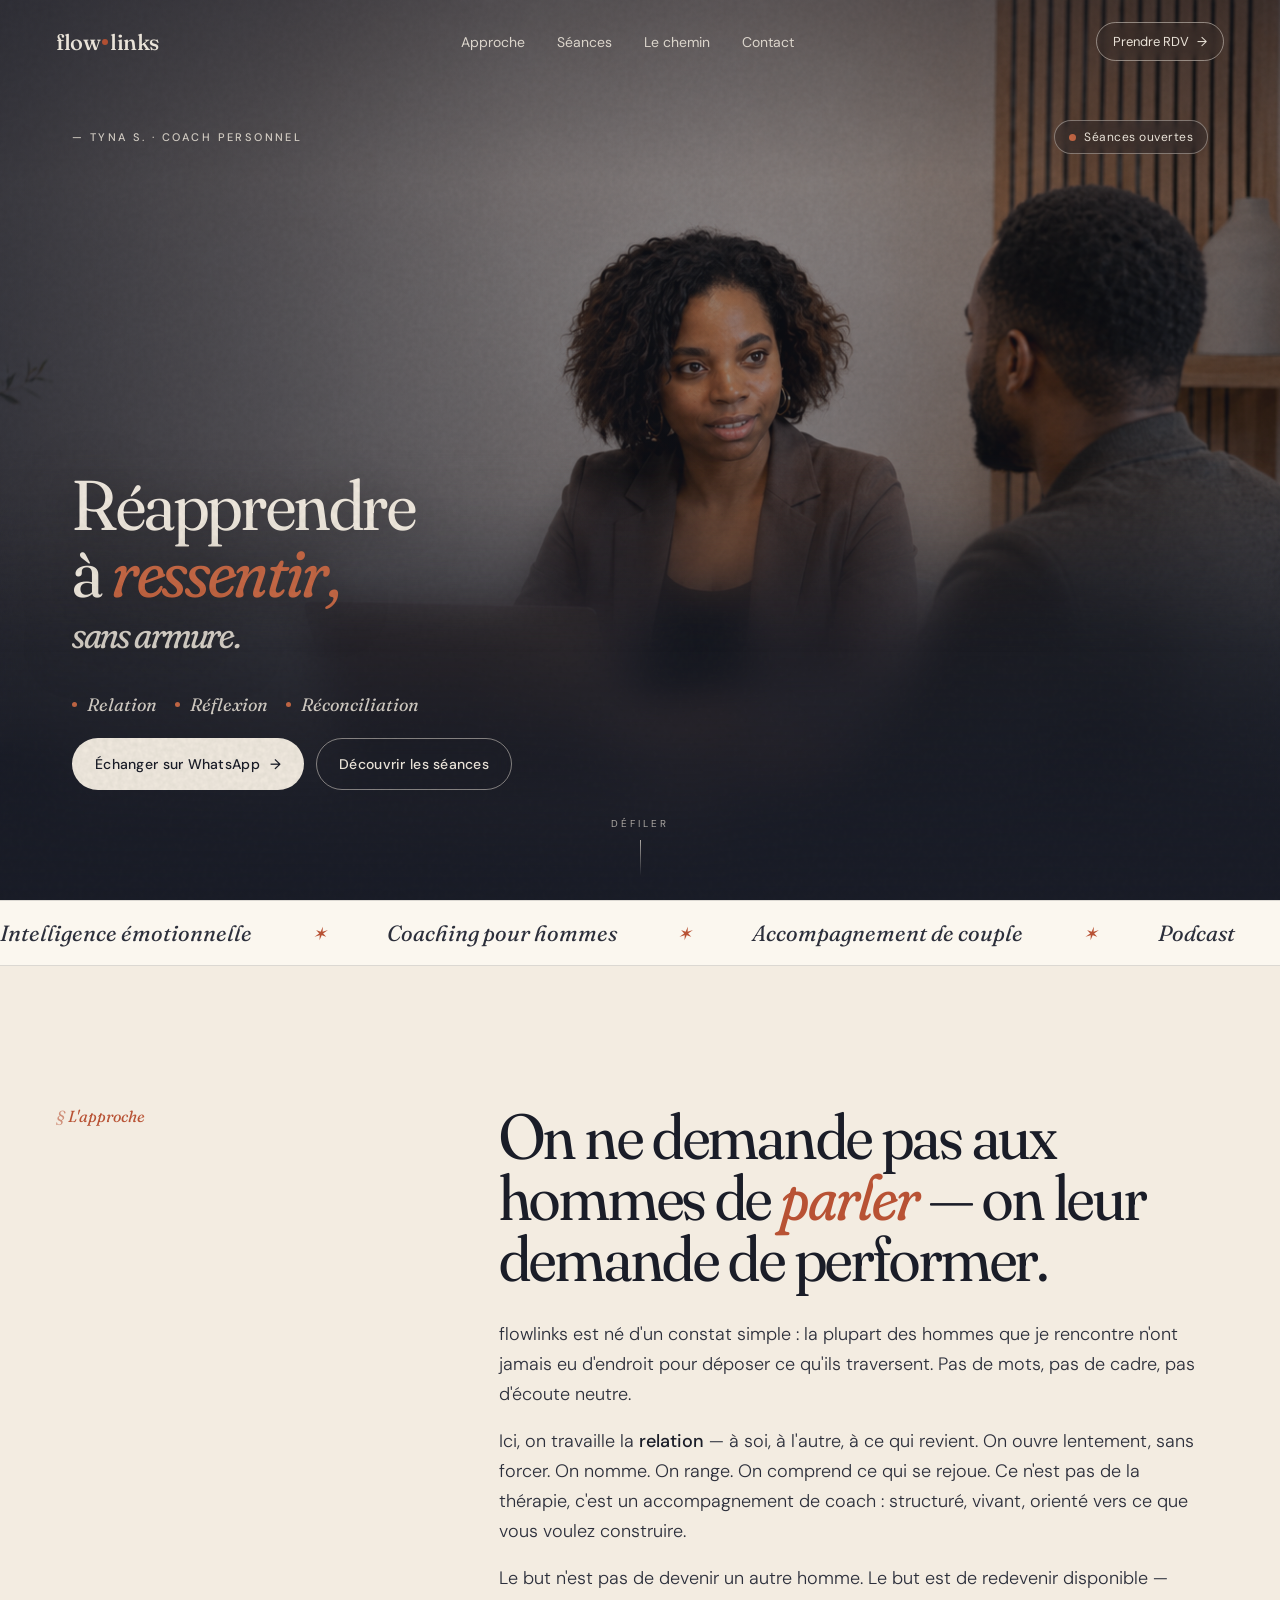
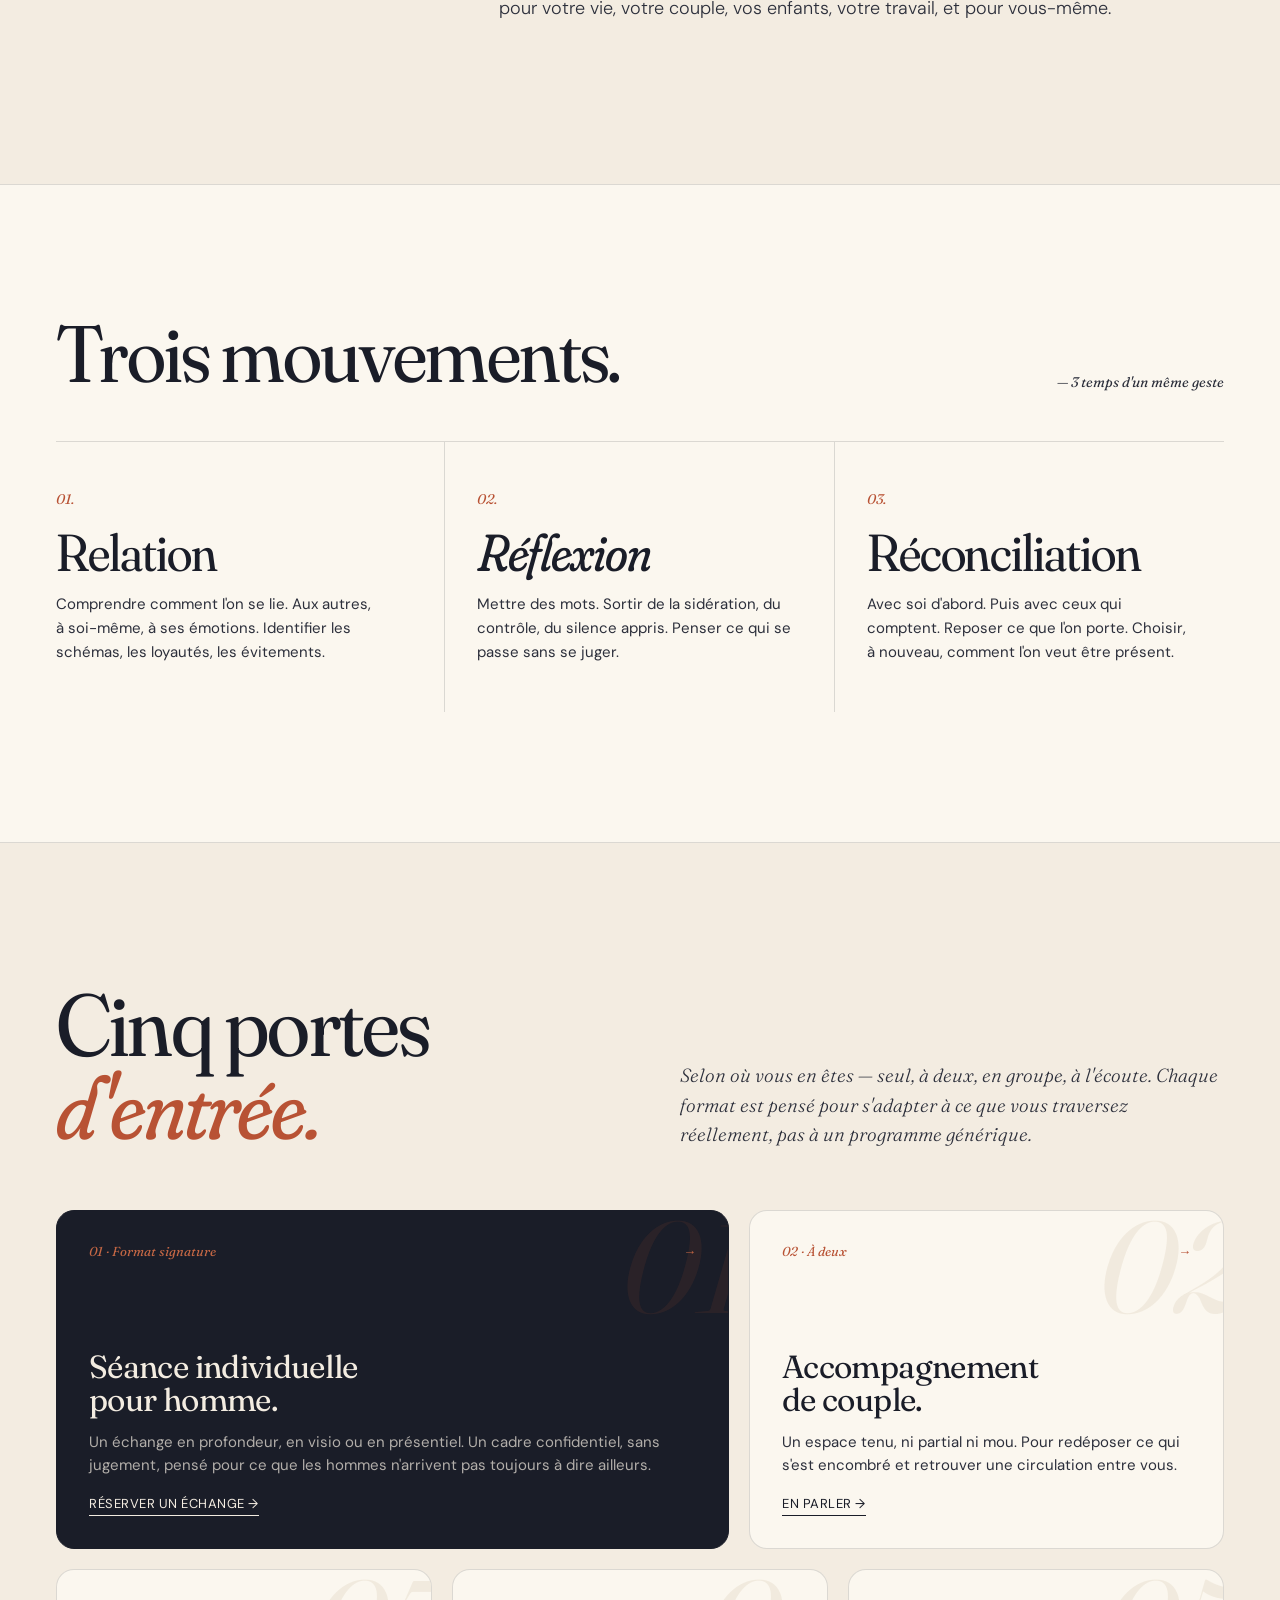
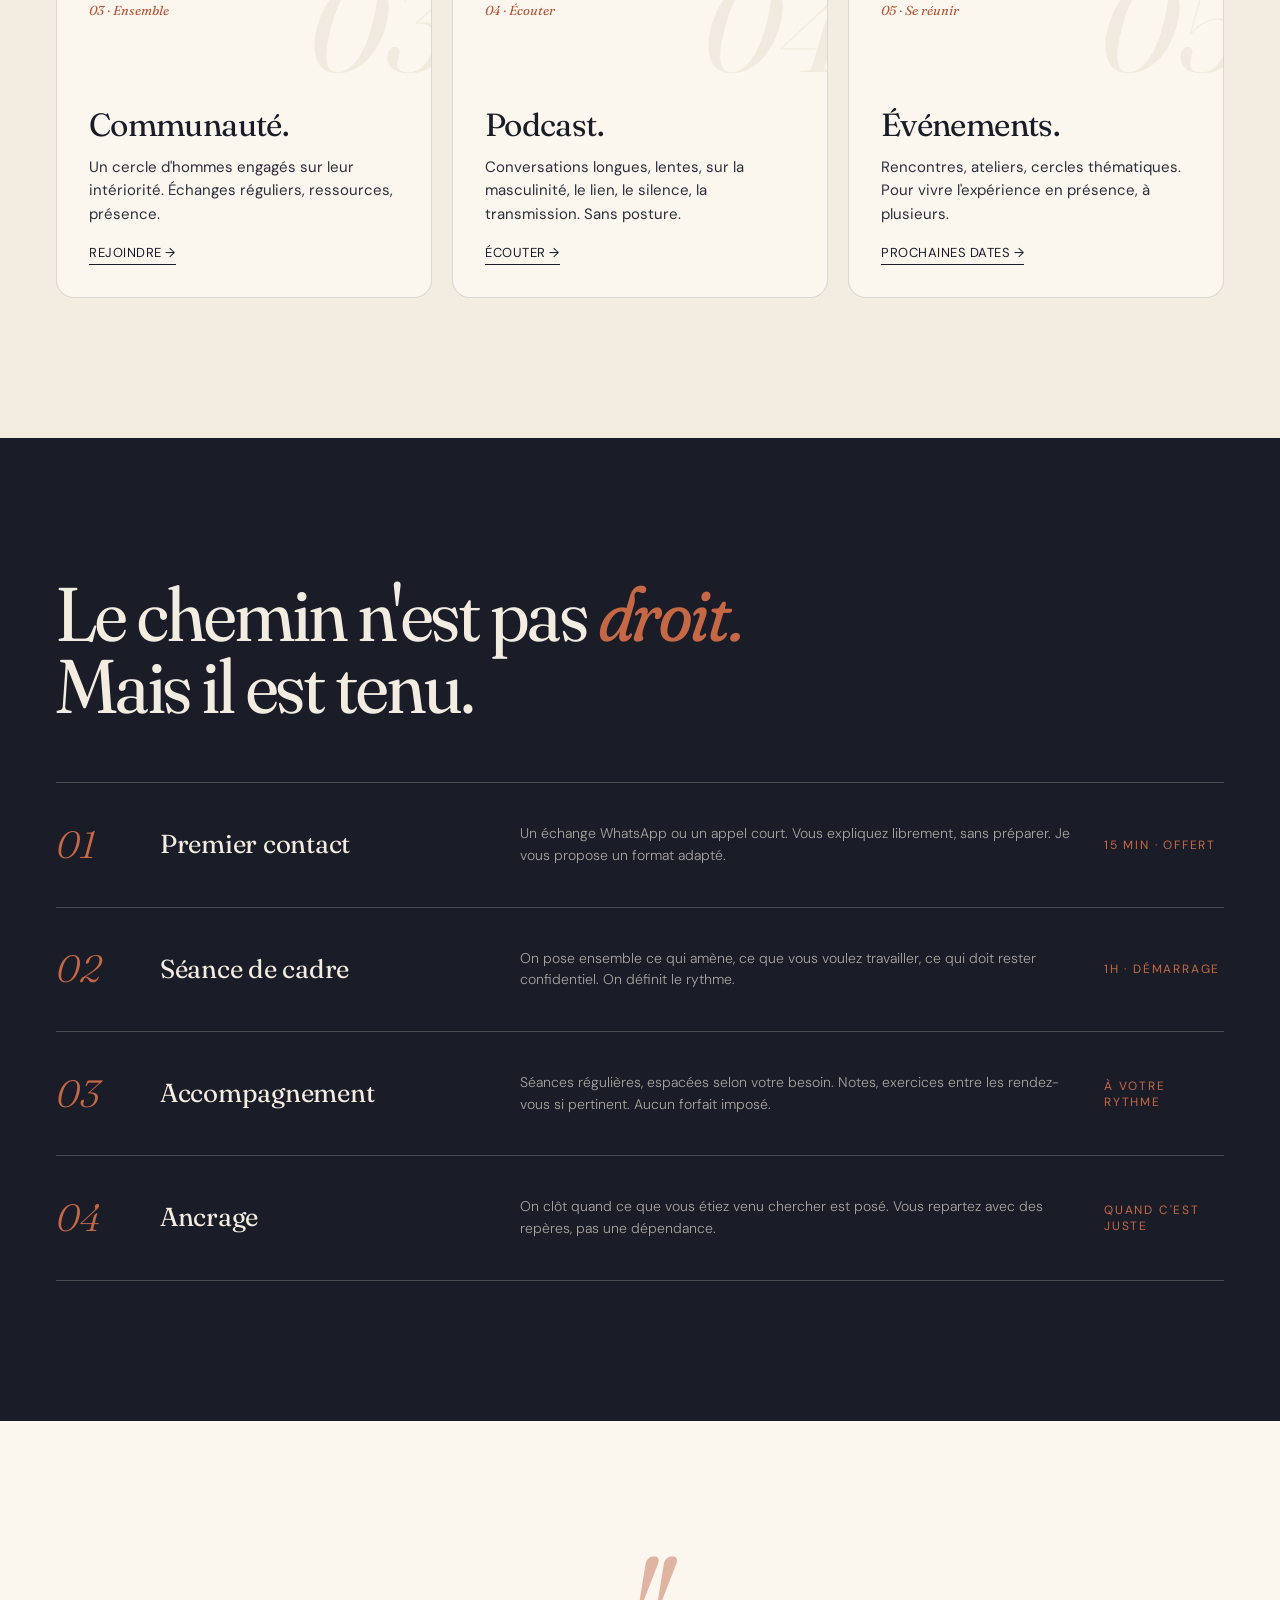
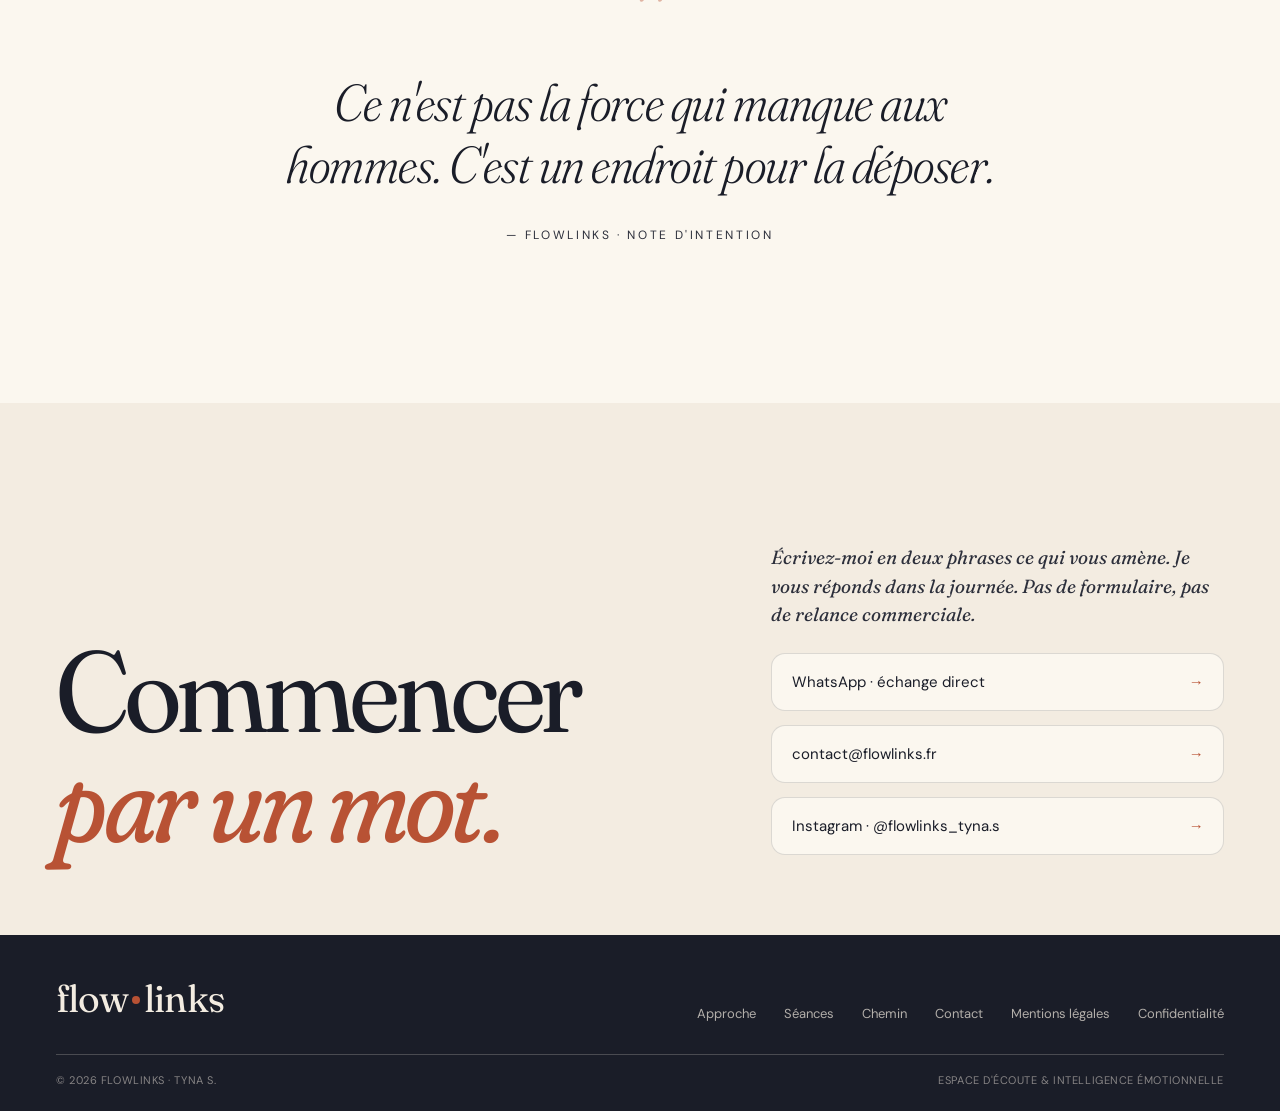
<file: index.html>
<!doctype html>
<html lang="fr">
<head>
<meta charset="utf-8" />
<meta name="viewport" content="width=device-width,initial-scale=1,viewport-fit=cover" />
<title>flowlinks — Tyna S. · Espace d'écoute & intelligence émotionnelle</title>
<meta name="description" content="Espace d'écoute & intelligence émotionnelle. Séances pour hommes et couples, communauté, podcast et événements. Relation · Réflexion · Réconciliation." />
<meta name="theme-color" content="#1a1d28" />

<meta property="og:title" content="flowlinks — Tyna S." />
<meta property="og:description" content="Espace d'écoute & intelligence émotionnelle. Séances pour hommes et couples." />
<meta property="og:type" content="website" />
<meta property="og:image" content="./herolarge.png" />

<link rel="preconnect" href="https://fonts.googleapis.com">
<link rel="preconnect" href="https://fonts.gstatic.com" crossorigin>
<link href="https://fonts.googleapis.com/css2?family=Fraunces:ital,opsz,wght@0,9..144,300;0,9..144,400;0,9..144,500;0,9..144,600;1,9..144,300;1,9..144,400&family=DM+Sans:wght@300;400;500;600&display=swap" rel="stylesheet">

<link rel="preload" as="image" href="./herolarge.png" media="(min-width:761px)">
<link rel="preload" as="image" href="./heromobile.png" media="(max-width:760px)">

<link rel="stylesheet" href="./style.css?v=5">
</head>
<body>

<!-- ============== HERO PLEIN ÉCRAN ============== -->
<header class="hero">
  <picture class="hero-img">
    <source media="(max-width:760px)" srcset="./heromobile.png">
    <img src="./herolarge.png" alt="Tyna en séance d'accompagnement avec un homme" fetchpriority="high">
  </picture>

  <div class="hero-scrim"></div>

  <nav class="nav" id="nav">
    <div class="nav-inner">
      <a href="#" class="brand">flow<span class="dot"></span>links</a>
      <div class="nav-links">
        <a href="#approche">Approche</a>
        <a href="#seances">Séances</a>
        <a href="#chemin">Le chemin</a>
        <a href="#contact">Contact</a>
      </div>
      <a class="nav-cta" href="https://wa.me/33698275737?text=Bonjour%20Tyna%2C%20je%20souhaite%20%C3%A9changer%20avec%20vous.">Prendre RDV <span class="arrow">→</span></a>
    </div>
  </nav>

  <div class="hero-content">
    <div class="hero-top">
      <span class="eyebrow eyebrow-light">— Tyna S. · Coach personnel</span>
      <span class="pill pill-light"><span class="pulse"></span>Séances ouvertes</span>
    </div>

    <h1 class="hero-title display">
      <span class="line">Réapprendre</span>
      <span class="line">à <em>ressentir,</em></span>
      <span class="line small">sans armure.</span>
    </h1>

    <div class="hero-bottom">
      <div class="triad triad-light">
        <span>Relation</span><span>Réflexion</span><span>Réconciliation</span>
      </div>
      <div class="cta-row">
        <a class="btn btn-primary-light" href="https://wa.me/33698275737?text=Bonjour%20Tyna%2C%20je%20souhaite%20%C3%A9changer%20avec%20vous.">Échanger sur WhatsApp <span class="arrow">→</span></a>
        <a class="btn btn-ghost-light" href="#seances">Découvrir les séances</a>
      </div>
    </div>
  </div>

  <div class="hero-fade" aria-hidden="true"></div>
  <div class="hero-scroll" aria-hidden="true">
    <span>défiler</span>
    <span class="line-down"></span>
  </div>
</header>

<!-- ============== TICKER ============== -->
<div class="ticker" aria-hidden="true">
  <div class="ticker-track">
    <span>Intelligence émotionnelle</span><span>Coaching pour hommes</span><span>Accompagnement de couple</span><span>Podcast</span><span>Communauté</span><span>Événements</span>
    <span>Intelligence émotionnelle</span><span>Coaching pour hommes</span><span>Accompagnement de couple</span><span>Podcast</span><span>Communauté</span><span>Événements</span>
  </div>
</div>

<!-- ============== MANIFESTO ============== -->
<section class="manifesto" id="approche">
  <div class="wrap">
    <div class="manifesto-grid">
      <div class="reveal"><span class="side-label">L'approche</span></div>
      <div class="reveal reveal-delay-1">
        <h2 class="display">On ne demande pas aux hommes de <em>parler</em> — on leur demande de performer.</h2>
        <p>flowlinks est né d'un constat simple : la plupart des hommes que je rencontre n'ont jamais eu d'endroit pour déposer ce qu'ils traversent. Pas de mots, pas de cadre, pas d'écoute neutre.</p>
        <p>Ici, on travaille la <strong>relation</strong> — à soi, à l'autre, à ce qui revient. On ouvre lentement, sans forcer. On nomme. On range. On comprend ce qui se rejoue. Ce n'est pas de la thérapie, c'est un accompagnement de coach : structuré, vivant, orienté vers ce que vous voulez construire.</p>
        <p>Le but n'est pas de devenir un autre homme. Le but est de redevenir disponible — pour votre vie, votre couple, vos enfants, votre travail, et pour vous-même.</p>
      </div>
    </div>
  </div>
</section>

<!-- ============== 3 PILIERS ============== -->
<section class="pillars">
  <div class="wrap">
    <div class="pillars-head">
      <h2 class="display reveal">Trois mouvements.</h2>
      <span class="num reveal reveal-delay-1">— 3 temps d'un même geste</span>
    </div>
    <div class="pillar-list">
      <div class="pillar reveal">
        <span class="idx">01.</span>
        <h3 class="display">Relation</h3>
        <p>Comprendre comment l'on se lie. Aux autres, à soi-même, à ses émotions. Identifier les schémas, les loyautés, les évitements.</p>
      </div>
      <div class="pillar reveal reveal-delay-1">
        <span class="idx">02.</span>
        <h3 class="display italic">Réflexion</h3>
        <p>Mettre des mots. Sortir de la sidération, du contrôle, du silence appris. Penser ce qui se passe sans se juger.</p>
      </div>
      <div class="pillar reveal reveal-delay-2">
        <span class="idx">03.</span>
        <h3 class="display">Réconciliation</h3>
        <p>Avec soi d'abord. Puis avec ceux qui comptent. Reposer ce que l'on porte. Choisir, à nouveau, comment l'on veut être présent.</p>
      </div>
    </div>
  </div>
</section>

<!-- ============== OFFRES ============== -->
<section class="offers" id="seances">
  <div class="wrap">
    <div class="offers-head">
      <h2 class="display reveal">Cinq portes <em>d'entrée.</em></h2>
      <p class="reveal reveal-delay-1">Selon où vous en êtes — seul, à deux, en groupe, à l'écoute. Chaque format est pensé pour s'adapter à ce que vous traversez réellement, pas à un programme générique.</p>
    </div>
    <div class="offer-grid">

      <article class="card card-feature card-1 reveal">
        <span class="ornament">01</span>
        <div class="label">01 · Format signature <span>→</span></div>
        <h3>Séance individuelle<br/>pour homme.</h3>
        <p>Un échange en profondeur, en visio ou en présentiel. Un cadre confidentiel, sans jugement, pensé pour ce que les hommes n'arrivent pas toujours à dire ailleurs.</p>
        <a class="more" href="https://wa.me/33698275737?text=Bonjour%20Tyna%2C%20je%20souhaite%20une%20s%C3%A9ance%20individuelle.">Réserver un échange →</a>
      </article>

      <article class="card card-2 reveal reveal-delay-1">
        <span class="ornament">02</span>
        <div class="label">02 · À deux <span>→</span></div>
        <h3>Accompagnement<br/>de couple.</h3>
        <p>Un espace tenu, ni partial ni mou. Pour redéposer ce qui s'est encombré et retrouver une circulation entre vous.</p>
        <a class="more" href="https://wa.me/33698275737?text=Bonjour%20Tyna%2C%20je%20souhaite%20un%20accompagnement%20de%20couple.">En parler →</a>
      </article>

      <article class="card card-3 reveal">
        <span class="ornament">03</span>
        <div class="label">03 · Ensemble</div>
        <h3>Communauté.</h3>
        <p>Un cercle d'hommes engagés sur leur intériorité. Échanges réguliers, ressources, présence.</p>
        <a class="more" href="https://wa.me/33698275737?text=Bonjour%20Tyna%2C%20je%20souhaite%20rejoindre%20la%20communaut%C3%A9.">Rejoindre →</a>
      </article>

      <article class="card card-4 reveal reveal-delay-1">
        <span class="ornament">04</span>
        <div class="label">04 · Écouter</div>
        <h3>Podcast.</h3>
        <p>Conversations longues, lentes, sur la masculinité, le lien, le silence, la transmission. Sans posture.</p>
        <a class="more" href="#contact">Écouter →</a>
      </article>

      <article class="card card-5 reveal reveal-delay-2">
        <span class="ornament">05</span>
        <div class="label">05 · Se réunir</div>
        <h3>Événements.</h3>
        <p>Rencontres, ateliers, cercles thématiques. Pour vivre l'expérience en présence, à plusieurs.</p>
        <a class="more" href="https://wa.me/33698275737?text=Bonjour%20Tyna%2C%20je%20souhaite%20conna%C3%AEtre%20les%20prochains%20%C3%A9v%C3%A9nements.">Prochaines dates →</a>
      </article>

    </div>
  </div>
</section>

<!-- ============== LE CHEMIN ============== -->
<section class="process" id="chemin">
  <div class="wrap">
    <h2 class="display reveal">Le chemin n'est pas <em>droit.</em><br/>Mais il est tenu.</h2>
    <div class="steps">
      <div class="step reveal">
        <span class="n">01</span>
        <h4>Premier contact</h4>
        <p>Un échange WhatsApp ou un appel court. Vous expliquez librement, sans préparer. Je vous propose un format adapté.</p>
        <span class="dur">15 min · offert</span>
      </div>
      <div class="step reveal reveal-delay-1">
        <span class="n">02</span>
        <h4>Séance de cadre</h4>
        <p>On pose ensemble ce qui amène, ce que vous voulez travailler, ce qui doit rester confidentiel. On définit le rythme.</p>
        <span class="dur">1h · démarrage</span>
      </div>
      <div class="step reveal reveal-delay-2">
        <span class="n">03</span>
        <h4>Accompagnement</h4>
        <p>Séances régulières, espacées selon votre besoin. Notes, exercices entre les rendez-vous si pertinent. Aucun forfait imposé.</p>
        <span class="dur">à votre rythme</span>
      </div>
      <div class="step reveal reveal-delay-3">
        <span class="n">04</span>
        <h4>Ancrage</h4>
        <p>On clôt quand ce que vous étiez venu chercher est posé. Vous repartez avec des repères, pas une dépendance.</p>
        <span class="dur">quand c'est juste</span>
      </div>
    </div>
  </div>
</section>

<!-- ============== CITATION ============== -->
<section class="quote">
  <div class="wrap">
    <div class="quote-mark display">"</div>
    <blockquote class="display">Ce n'est pas la force qui manque aux hommes. C'est un endroit pour la déposer.</blockquote>
    <cite>— flowlinks · note d'intention</cite>
  </div>
</section>

<!-- ============== CTA FOOTER ============== -->
<section class="footer-cta" id="contact">
  <div class="wrap">
    <div class="fc-grid">
      <div class="reveal">
        <h2 class="display">Commencer<em>par un mot.</em></h2>
      </div>
      <div class="fc-aside reveal reveal-delay-1">
        <p>Écrivez-moi en deux phrases ce qui vous amène. Je vous réponds dans la journée. Pas de formulaire, pas de relance commerciale.</p>
        <div class="contact-block">
          <a href="https://wa.me/33698275737?text=Bonjour%20Tyna%2C%20je%20souhaite%20%C3%A9changer%20avec%20vous.">
            <span>WhatsApp · échange direct</span>
            <span class="ico">→</span>
          </a>
          <a href="mailto:contact@flowlinks.fr">
            <span>contact@flowlinks.fr</span>
            <span class="ico">→</span>
          </a>
          <a href="https://instagram.com/flowlinks_tyna.s" target="_blank" rel="noopener">
            <span>Instagram · @flowlinks_tyna.s</span>
            <span class="ico">→</span>
          </a>
        </div>
      </div>
    </div>
  </div>
</section>

<!-- ============== FOOTER ============== -->
<footer>
  <div class="wrap">
    <div class="foot-grid">
      <div class="foot-brand">flow<span class="dot"></span>links</div>
      <nav class="foot-nav">
        <a href="#approche">Approche</a>
        <a href="#seances">Séances</a>
        <a href="#chemin">Chemin</a>
        <a href="#contact">Contact</a>
        <a href="#">Mentions légales</a>
        <a href="#">Confidentialité</a>
      </nav>
    </div>
    <div class="foot-bottom">
      <span>© 2026 flowlinks · Tyna S.</span>
      <span>Espace d'écoute & intelligence émotionnelle</span>
    </div>
  </div>
</footer>

<script src="./script.js?v=5" defer></script>
</body>
</html>
</file>
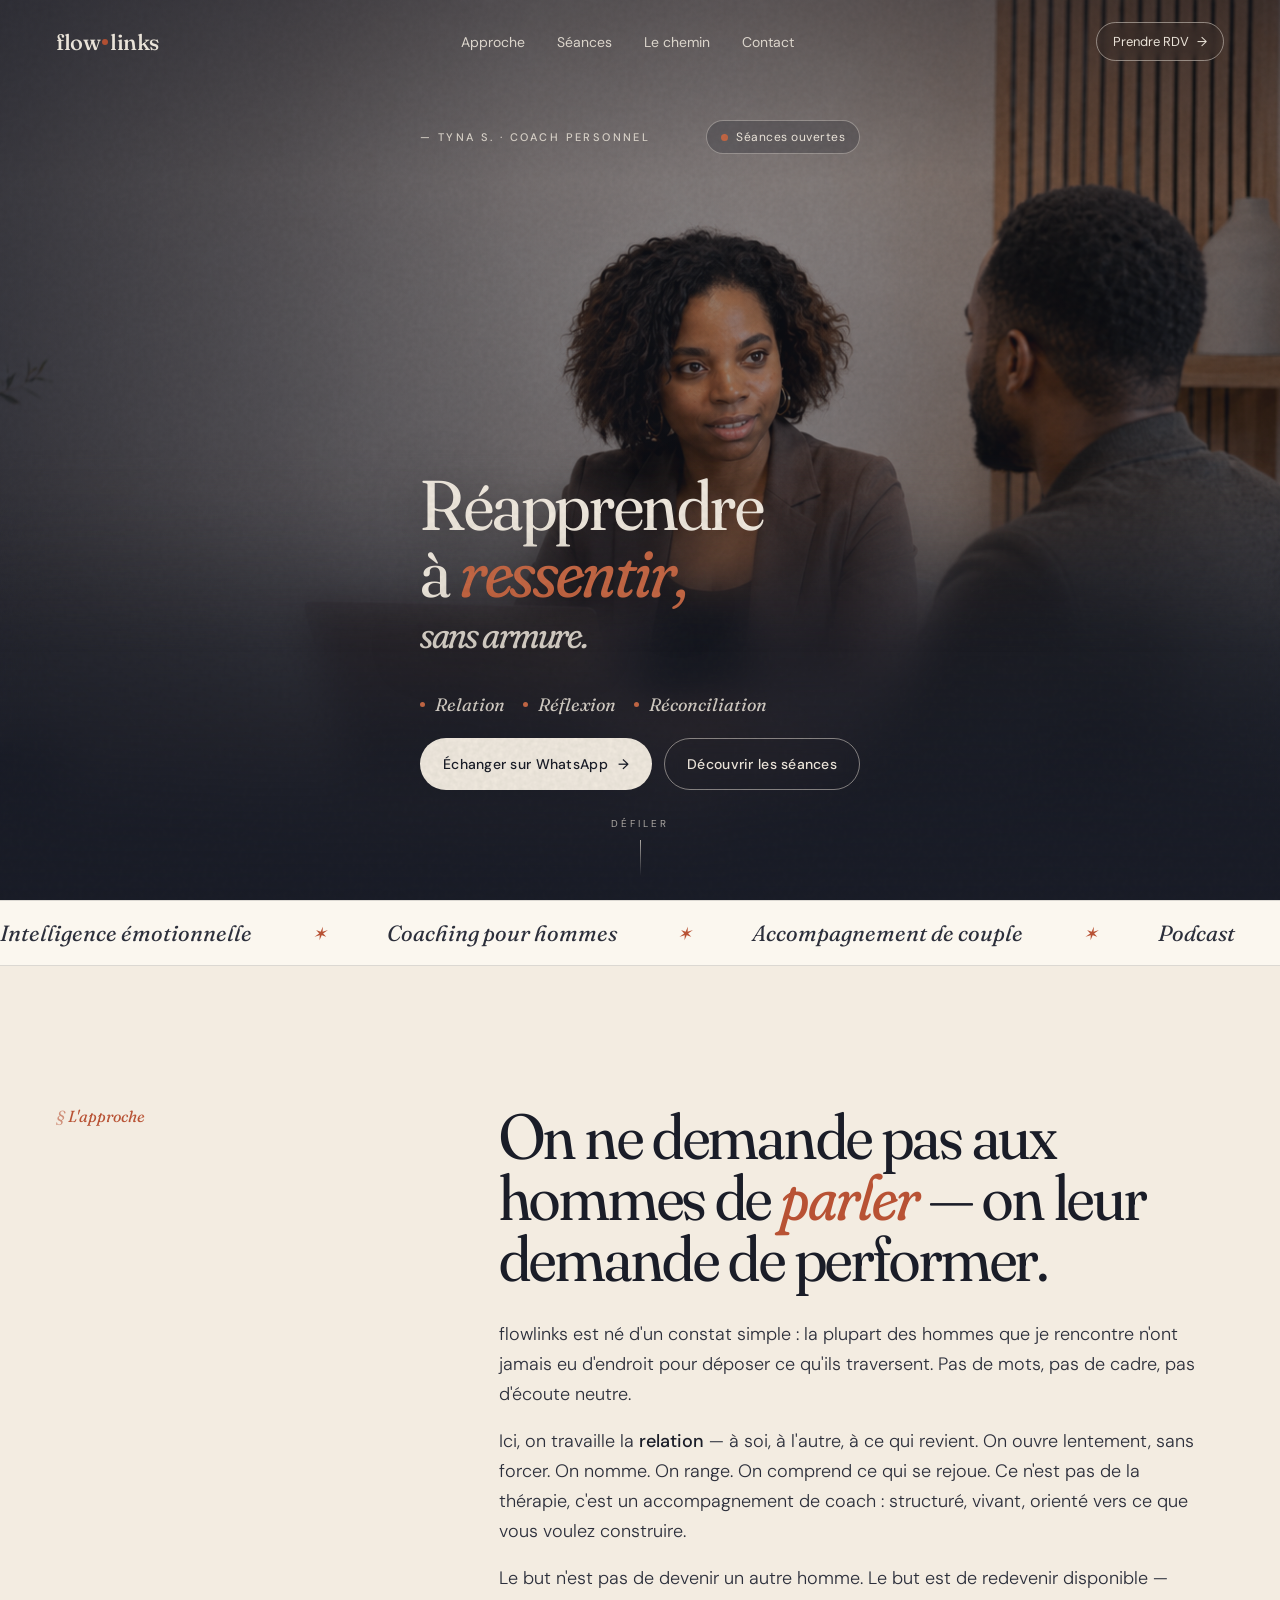
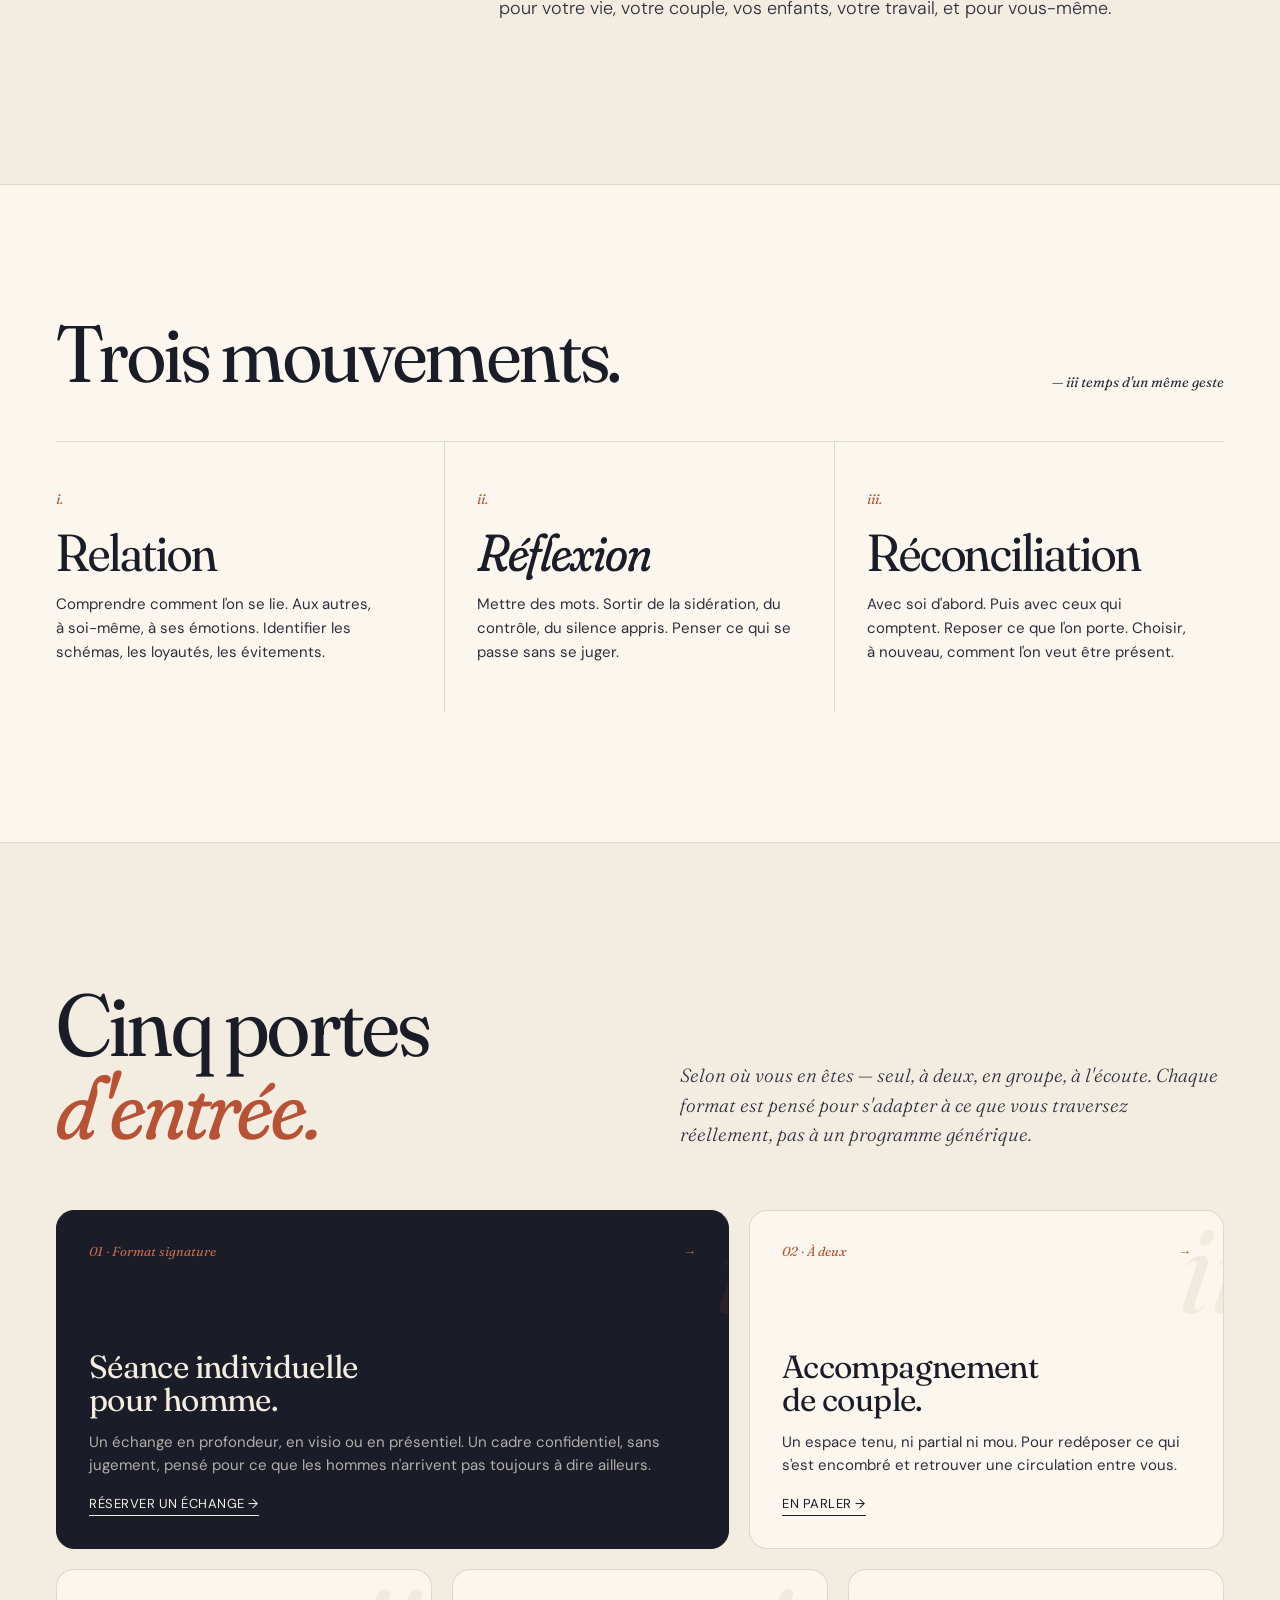
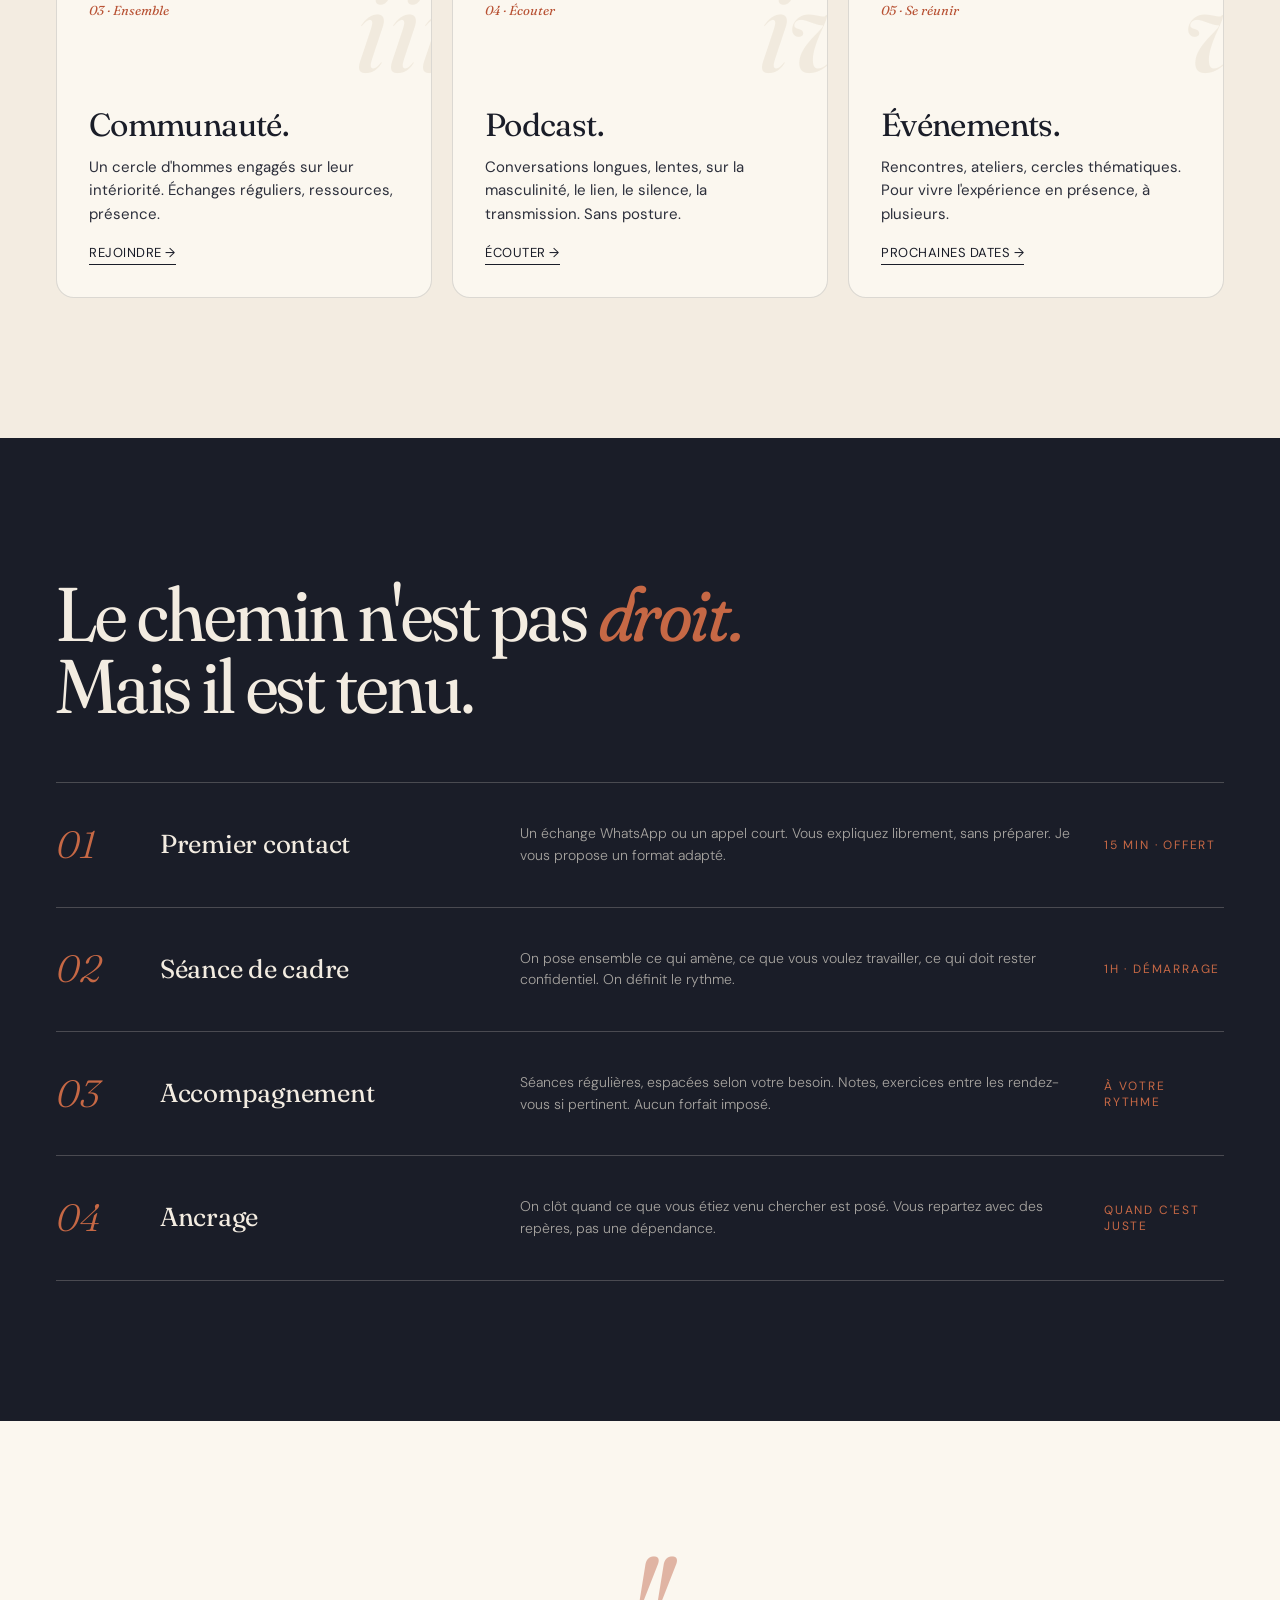
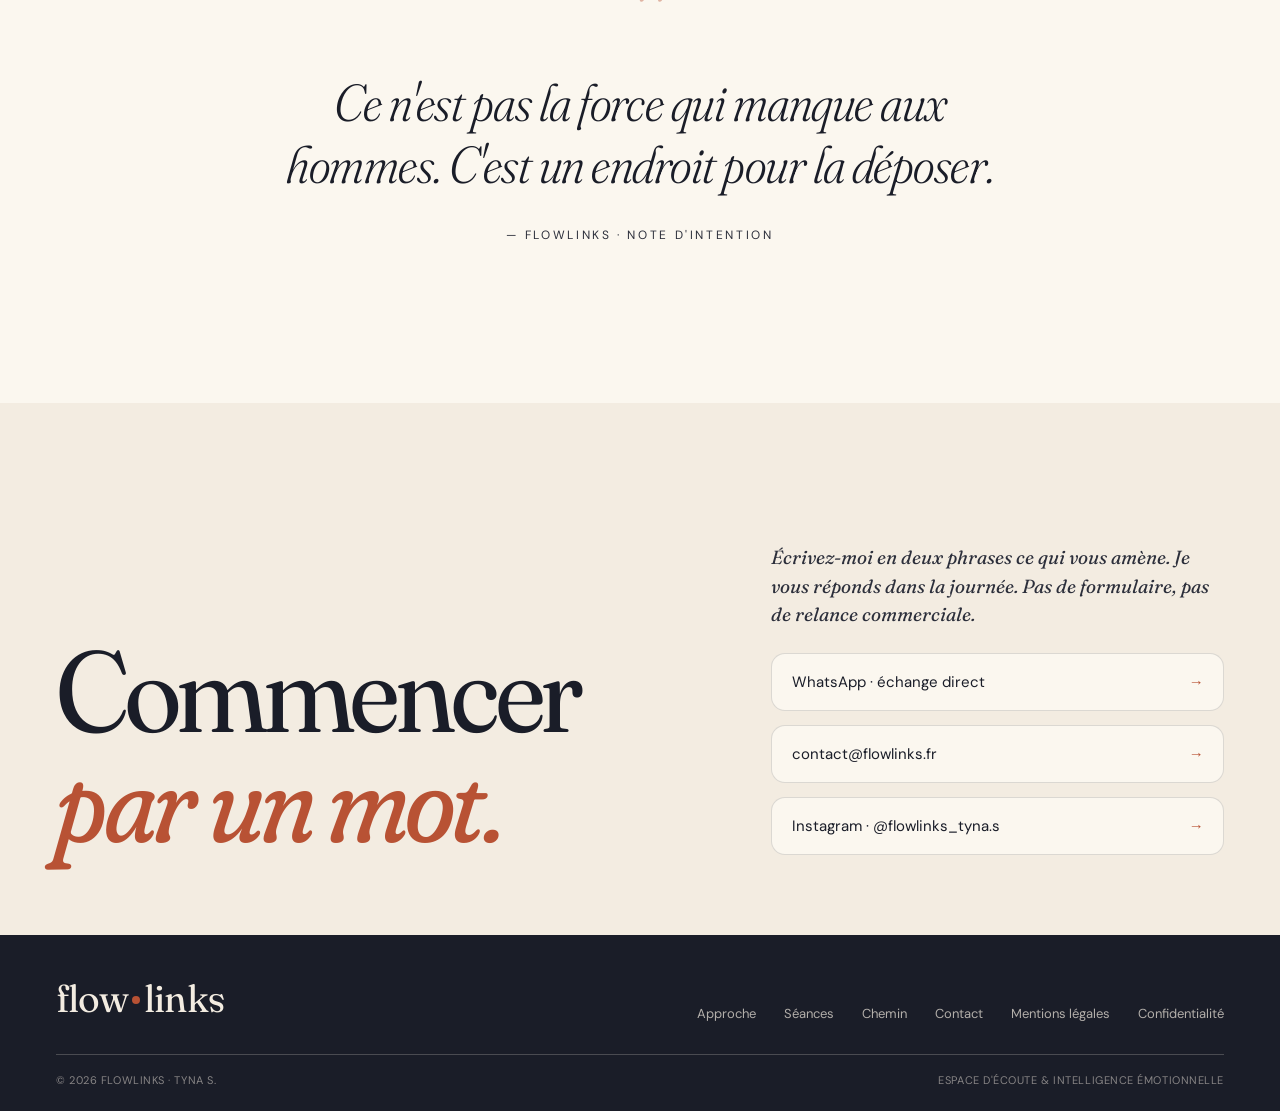
<file: index (7).html>
<!doctype html>
<html lang="fr">
<head>
<meta charset="utf-8" />
<meta name="viewport" content="width=device-width,initial-scale=1,viewport-fit=cover" />
<title>flowlinks — Tyna S. · Espace d'écoute & intelligence émotionnelle</title>
<meta name="description" content="Espace d'écoute & intelligence émotionnelle. Séances pour hommes et couples, communauté, podcast et événements. Relation · Réflexion · Réconciliation." />
<meta name="theme-color" content="#1a1d28" />

<meta property="og:title" content="flowlinks — Tyna S." />
<meta property="og:description" content="Espace d'écoute & intelligence émotionnelle. Séances pour hommes et couples." />
<meta property="og:type" content="website" />
<meta property="og:image" content="./herolarge.png" />

<link rel="preconnect" href="https://fonts.googleapis.com">
<link rel="preconnect" href="https://fonts.gstatic.com" crossorigin>
<link href="https://fonts.googleapis.com/css2?family=Fraunces:ital,opsz,wght@0,9..144,300;0,9..144,400;0,9..144,500;0,9..144,600;1,9..144,300;1,9..144,400&family=DM+Sans:wght@300;400;500;600&display=swap" rel="stylesheet">

<link rel="preload" as="image" href="./herolarge.png" media="(min-width:761px)">
<link rel="preload" as="image" href="./heromobile.png" media="(max-width:760px)">

<link rel="stylesheet" href="./style.css">
</head>
<body>

<!-- ============== HERO PLEIN ÉCRAN ============== -->
<header class="hero">
  <picture class="hero-img">
    <source media="(max-width:760px)" srcset="./heromobile.png">
    <img src="./herolarge.png" alt="Tyna en séance d'accompagnement avec un homme" fetchpriority="high">
  </picture>

  <div class="hero-scrim"></div>

  <nav class="nav" id="nav">
    <div class="nav-inner">
      <a href="#" class="brand">flow<span class="dot"></span>links</a>
      <div class="nav-links">
        <a href="#approche">Approche</a>
        <a href="#seances">Séances</a>
        <a href="#chemin">Le chemin</a>
        <a href="#contact">Contact</a>
      </div>
      <a class="nav-cta" href="https://wa.me/33698275737?text=Bonjour%20Tyna%2C%20je%20souhaite%20%C3%A9changer%20avec%20vous.">Prendre RDV <span class="arrow">→</span></a>
    </div>
  </nav>

  <div class="hero-content wrap">
    <div class="hero-top">
      <span class="eyebrow eyebrow-light">— Tyna S. · Coach personnel</span>
      <span class="pill pill-light"><span class="pulse"></span>Séances ouvertes</span>
    </div>

    <h1 class="hero-title display">
      <span class="line">Réapprendre</span>
      <span class="line">à <em>ressentir,</em></span>
      <span class="line small">sans armure.</span>
    </h1>

    <div class="hero-bottom">
      <div class="triad triad-light">
        <span>Relation</span><span>Réflexion</span><span>Réconciliation</span>
      </div>
      <div class="cta-row">
        <a class="btn btn-primary-light" href="https://wa.me/33698275737?text=Bonjour%20Tyna%2C%20je%20souhaite%20%C3%A9changer%20avec%20vous.">Échanger sur WhatsApp <span class="arrow">→</span></a>
        <a class="btn btn-ghost-light" href="#seances">Découvrir les séances</a>
      </div>
    </div>
  </div>

  <div class="hero-fade" aria-hidden="true"></div>
  <div class="hero-scroll" aria-hidden="true">
    <span>défiler</span>
    <span class="line-down"></span>
  </div>
</header>

<!-- ============== TICKER ============== -->
<div class="ticker" aria-hidden="true">
  <div class="ticker-track">
    <span>Intelligence émotionnelle</span><span>Coaching pour hommes</span><span>Accompagnement de couple</span><span>Podcast</span><span>Communauté</span><span>Événements</span>
    <span>Intelligence émotionnelle</span><span>Coaching pour hommes</span><span>Accompagnement de couple</span><span>Podcast</span><span>Communauté</span><span>Événements</span>
  </div>
</div>

<!-- ============== MANIFESTO ============== -->
<section class="manifesto" id="approche">
  <div class="wrap">
    <div class="manifesto-grid">
      <div class="reveal"><span class="side-label">L'approche</span></div>
      <div class="reveal reveal-delay-1">
        <h2 class="display">On ne demande pas aux hommes de <em>parler</em> — on leur demande de performer.</h2>
        <p>flowlinks est né d'un constat simple : la plupart des hommes que je rencontre n'ont jamais eu d'endroit pour déposer ce qu'ils traversent. Pas de mots, pas de cadre, pas d'écoute neutre.</p>
        <p>Ici, on travaille la <strong>relation</strong> — à soi, à l'autre, à ce qui revient. On ouvre lentement, sans forcer. On nomme. On range. On comprend ce qui se rejoue. Ce n'est pas de la thérapie, c'est un accompagnement de coach : structuré, vivant, orienté vers ce que vous voulez construire.</p>
        <p>Le but n'est pas de devenir un autre homme. Le but est de redevenir disponible — pour votre vie, votre couple, vos enfants, votre travail, et pour vous-même.</p>
      </div>
    </div>
  </div>
</section>

<!-- ============== 3 PILIERS ============== -->
<section class="pillars">
  <div class="wrap">
    <div class="pillars-head">
      <h2 class="display reveal">Trois mouvements.</h2>
      <span class="num reveal reveal-delay-1">— iii temps d'un même geste</span>
    </div>
    <div class="pillar-list">
      <div class="pillar reveal">
        <span class="idx">i.</span>
        <h3 class="display">Relation</h3>
        <p>Comprendre comment l'on se lie. Aux autres, à soi-même, à ses émotions. Identifier les schémas, les loyautés, les évitements.</p>
      </div>
      <div class="pillar reveal reveal-delay-1">
        <span class="idx">ii.</span>
        <h3 class="display italic">Réflexion</h3>
        <p>Mettre des mots. Sortir de la sidération, du contrôle, du silence appris. Penser ce qui se passe sans se juger.</p>
      </div>
      <div class="pillar reveal reveal-delay-2">
        <span class="idx">iii.</span>
        <h3 class="display">Réconciliation</h3>
        <p>Avec soi d'abord. Puis avec ceux qui comptent. Reposer ce que l'on porte. Choisir, à nouveau, comment l'on veut être présent.</p>
      </div>
    </div>
  </div>
</section>

<!-- ============== OFFRES ============== -->
<section class="offers" id="seances">
  <div class="wrap">
    <div class="offers-head">
      <h2 class="display reveal">Cinq portes <em>d'entrée.</em></h2>
      <p class="reveal reveal-delay-1">Selon où vous en êtes — seul, à deux, en groupe, à l'écoute. Chaque format est pensé pour s'adapter à ce que vous traversez réellement, pas à un programme générique.</p>
    </div>
    <div class="offer-grid">

      <article class="card card-feature card-1 reveal">
        <span class="ornament">i</span>
        <div class="label">01 · Format signature <span>→</span></div>
        <h3>Séance individuelle<br/>pour homme.</h3>
        <p>Un échange en profondeur, en visio ou en présentiel. Un cadre confidentiel, sans jugement, pensé pour ce que les hommes n'arrivent pas toujours à dire ailleurs.</p>
        <a class="more" href="https://wa.me/33698275737?text=Bonjour%20Tyna%2C%20je%20souhaite%20une%20s%C3%A9ance%20individuelle.">Réserver un échange →</a>
      </article>

      <article class="card card-2 reveal reveal-delay-1">
        <span class="ornament">ii</span>
        <div class="label">02 · À deux <span>→</span></div>
        <h3>Accompagnement<br/>de couple.</h3>
        <p>Un espace tenu, ni partial ni mou. Pour redéposer ce qui s'est encombré et retrouver une circulation entre vous.</p>
        <a class="more" href="https://wa.me/33698275737?text=Bonjour%20Tyna%2C%20je%20souhaite%20un%20accompagnement%20de%20couple.">En parler →</a>
      </article>

      <article class="card card-3 reveal">
        <span class="ornament">iii</span>
        <div class="label">03 · Ensemble</div>
        <h3>Communauté.</h3>
        <p>Un cercle d'hommes engagés sur leur intériorité. Échanges réguliers, ressources, présence.</p>
        <a class="more" href="https://wa.me/33698275737?text=Bonjour%20Tyna%2C%20je%20souhaite%20rejoindre%20la%20communaut%C3%A9.">Rejoindre →</a>
      </article>

      <article class="card card-4 reveal reveal-delay-1">
        <span class="ornament">iv</span>
        <div class="label">04 · Écouter</div>
        <h3>Podcast.</h3>
        <p>Conversations longues, lentes, sur la masculinité, le lien, le silence, la transmission. Sans posture.</p>
        <a class="more" href="#contact">Écouter →</a>
      </article>

      <article class="card card-5 reveal reveal-delay-2">
        <span class="ornament">v</span>
        <div class="label">05 · Se réunir</div>
        <h3>Événements.</h3>
        <p>Rencontres, ateliers, cercles thématiques. Pour vivre l'expérience en présence, à plusieurs.</p>
        <a class="more" href="https://wa.me/33698275737?text=Bonjour%20Tyna%2C%20je%20souhaite%20conna%C3%AEtre%20les%20prochains%20%C3%A9v%C3%A9nements.">Prochaines dates →</a>
      </article>

    </div>
  </div>
</section>

<!-- ============== LE CHEMIN ============== -->
<section class="process" id="chemin">
  <div class="wrap">
    <h2 class="display reveal">Le chemin n'est pas <em>droit.</em><br/>Mais il est tenu.</h2>
    <div class="steps">
      <div class="step reveal">
        <span class="n">01</span>
        <h4>Premier contact</h4>
        <p>Un échange WhatsApp ou un appel court. Vous expliquez librement, sans préparer. Je vous propose un format adapté.</p>
        <span class="dur">15 min · offert</span>
      </div>
      <div class="step reveal reveal-delay-1">
        <span class="n">02</span>
        <h4>Séance de cadre</h4>
        <p>On pose ensemble ce qui amène, ce que vous voulez travailler, ce qui doit rester confidentiel. On définit le rythme.</p>
        <span class="dur">1h · démarrage</span>
      </div>
      <div class="step reveal reveal-delay-2">
        <span class="n">03</span>
        <h4>Accompagnement</h4>
        <p>Séances régulières, espacées selon votre besoin. Notes, exercices entre les rendez-vous si pertinent. Aucun forfait imposé.</p>
        <span class="dur">à votre rythme</span>
      </div>
      <div class="step reveal reveal-delay-3">
        <span class="n">04</span>
        <h4>Ancrage</h4>
        <p>On clôt quand ce que vous étiez venu chercher est posé. Vous repartez avec des repères, pas une dépendance.</p>
        <span class="dur">quand c'est juste</span>
      </div>
    </div>
  </div>
</section>

<!-- ============== CITATION ============== -->
<section class="quote">
  <div class="wrap">
    <div class="quote-mark display">"</div>
    <blockquote class="display">Ce n'est pas la force qui manque aux hommes. C'est un endroit pour la déposer.</blockquote>
    <cite>— flowlinks · note d'intention</cite>
  </div>
</section>

<!-- ============== CTA FOOTER ============== -->
<section class="footer-cta" id="contact">
  <div class="wrap">
    <div class="fc-grid">
      <div class="reveal">
        <h2 class="display">Commencer<em>par un mot.</em></h2>
      </div>
      <div class="fc-aside reveal reveal-delay-1">
        <p>Écrivez-moi en deux phrases ce qui vous amène. Je vous réponds dans la journée. Pas de formulaire, pas de relance commerciale.</p>
        <div class="contact-block">
          <a href="https://wa.me/33698275737?text=Bonjour%20Tyna%2C%20je%20souhaite%20%C3%A9changer%20avec%20vous.">
            <span>WhatsApp · échange direct</span>
            <span class="ico">→</span>
          </a>
          <a href="mailto:contact@flowlinks.fr">
            <span>contact@flowlinks.fr</span>
            <span class="ico">→</span>
          </a>
          <a href="https://instagram.com/flowlinks_tyna.s" target="_blank" rel="noopener">
            <span>Instagram · @flowlinks_tyna.s</span>
            <span class="ico">→</span>
          </a>
        </div>
      </div>
    </div>
  </div>
</section>

<!-- ============== FOOTER ============== -->
<footer>
  <div class="wrap">
    <div class="foot-grid">
      <div class="foot-brand">flow<span class="dot"></span>links</div>
      <nav class="foot-nav">
        <a href="#approche">Approche</a>
        <a href="#seances">Séances</a>
        <a href="#chemin">Chemin</a>
        <a href="#contact">Contact</a>
        <a href="#">Mentions légales</a>
        <a href="#">Confidentialité</a>
      </nav>
    </div>
    <div class="foot-bottom">
      <span>© 2026 flowlinks · Tyna S.</span>
      <span>Espace d'écoute & intelligence émotionnelle</span>
    </div>
  </div>
</footer>

<script src="./script.js" defer></script>
</body>
</html>
</file>
<file: style.css>
/* ============================================================
   flowlinks — Tyna S.
   Style sheet · landing page
   ============================================================ */

:root{
  --ink:#1a1d28;
  --ink-soft:#2c2f3b;
  --cream:#f3ece1;
  --cream-2:#ebe2d3;
  --paper:#fbf7ef;
  --terra:#b85234;
  --terra-soft:#c66845;
  --rule:rgba(26,29,40,.14);
  --rule-light:rgba(243,236,225,.22);
}

*{box-sizing:border-box;margin:0;padding:0}
html{scroll-behavior:smooth;scroll-padding-top:80px}
section{scroll-margin-top:80px}
html,body{
  background:var(--cream);
  color:var(--ink);
  font-family:"DM Sans",system-ui,sans-serif;
  font-weight:400;
  -webkit-font-smoothing:antialiased;
  text-rendering:optimizeLegibility;
}
body{overflow-x:hidden}
a{color:inherit;text-decoration:none}
img{max-width:100%;display:block}

.display{
  font-family:"Fraunces",serif;
  font-weight:400;
  font-variation-settings:"opsz" 120,"SOFT" 50;
  letter-spacing:-.02em;
  line-height:.95;
}
.italic{font-style:italic;font-variation-settings:"opsz" 120,"SOFT" 100}
.eyebrow{
  font-family:"DM Sans",sans-serif;
  font-size:11px;
  letter-spacing:.22em;
  text-transform:uppercase;
  font-weight:500;
}
.eyebrow-light{color:rgba(243,236,225,.85)}

.wrap{max-width:1280px;margin:0 auto;padding:0 24px}
@media(min-width:900px){.wrap{padding:0 56px}}

/* ============================================================
   NAV (transparent over hero, then solid on scroll)
   ============================================================ */
.nav{
  position:fixed;
  top:0;left:0;right:0;
  z-index:50;
  background:transparent;
  border-bottom:1px solid transparent;
  transition:background .35s ease, border-color .35s ease, backdrop-filter .35s ease;
}
.nav-inner{
  display:flex;
  align-items:center;
  justify-content:space-between;
  padding:18px 24px;
}
@media(min-width:900px){.nav-inner{padding:22px 56px}}

.brand{
  font-family:"Fraunces",serif;
  font-weight:500;
  font-size:22px;
  letter-spacing:-.02em;
  color:var(--cream);
  transition:color .35s ease;
}
.brand .dot{
  display:inline-block;
  width:6px;height:6px;
  border-radius:50%;
  background:var(--terra);
  vertical-align:middle;
  margin:0 2px 4px;
}

.nav-links{display:none;gap:32px;font-size:14px}
@media(min-width:900px){.nav-links{display:flex}}
.nav-links a{color:rgba(243,236,225,.9);transition:color .35s ease}
.nav-links a:hover{color:var(--terra-soft)}

.nav-cta{
  font-size:13px;
  border:1px solid rgba(243,236,225,.5);
  color:var(--cream);
  padding:10px 16px;
  border-radius:999px;
  display:inline-flex;
  align-items:center;
  gap:8px;
  transition:background .25s, color .25s, border-color .35s ease;
  backdrop-filter:blur(6px);
}
.nav-cta:hover{background:var(--cream);color:var(--ink);border-color:var(--cream)}

/* Scrolled state */
.nav.scrolled{
  background:rgba(243,236,225,.85);
  backdrop-filter:blur(14px);
  -webkit-backdrop-filter:blur(14px);
  border-bottom-color:var(--rule);
}
.nav.scrolled .brand{color:var(--ink)}
.nav.scrolled .nav-links a{color:var(--ink-soft)}
.nav.scrolled .nav-links a:hover{color:var(--terra)}
.nav.scrolled .nav-cta{
  border-color:var(--ink);
  color:var(--ink);
}
.nav.scrolled .nav-cta:hover{background:var(--ink);color:var(--cream)}

/* ============================================================
   HERO PLEIN ÉCRAN
   ============================================================ */
.hero{
  position:relative;
  min-height:100vh;
  min-height:100svh;
  background:var(--ink);
  overflow:hidden;
  isolation:isolate;
  display:flex;
  flex-direction:column;
}

/* Image */
.hero-img{
  position:absolute;
  inset:0;
  z-index:0;
}
.hero-img img{
  width:100%;
  height:100%;
  object-fit:cover;
  object-position:65% center;
}
@media(max-width:760px){
  .hero-img img{object-position:50% center}
}

/* Scrim — double dégradé pour assombrir image et lisibilité texte */
.hero-scrim{
  position:absolute;
  inset:0;
  z-index:1;
  background:
    /* dégradé vertical : sombre haut, milieu lisible, très sombre bas */
    linear-gradient(180deg,
      rgba(26,29,40,.6) 0%,
      rgba(26,29,40,.4) 20%,
      rgba(26,29,40,.45) 55%,
      rgba(26,29,40,.78) 82%,
      rgba(26,29,40,.98) 100%),
    /* dégradé horizontal : assombrit fortement la gauche (zone du titre), laisse les visages clairs */
    linear-gradient(90deg,
      rgba(26,29,40,.7) 0%,
      rgba(26,29,40,.45) 22%,
      rgba(26,29,40,.15) 42%,
      rgba(26,29,40,0) 60%);
  pointer-events:none;
}
@media(max-width:760px){
  .hero-scrim{
    background:
      linear-gradient(180deg,
        rgba(26,29,40,.55) 0%,
        rgba(26,29,40,.35) 25%,
        rgba(26,29,40,.55) 55%,
        rgba(26,29,40,.85) 80%,
        rgba(26,29,40,.98) 100%);
  }
}

/* Fade + blur en bas (l'effet demandé) */
.hero-fade{
  position:absolute;
  left:0;right:0;bottom:0;
  height:50%;
  z-index:2;
  pointer-events:none;
  backdrop-filter:blur(22px) saturate(.9);
  -webkit-backdrop-filter:blur(22px) saturate(.9);
  -webkit-mask-image:linear-gradient(to bottom, transparent 0%, #000 45%, #000 100%);
  mask-image:linear-gradient(to bottom, transparent 0%, #000 45%, #000 100%);
  background:linear-gradient(to bottom,
    transparent 0%,
    rgba(26,29,40,.45) 50%,
    var(--ink) 100%);
}

/* Contenu hero — pleine largeur viewport (PAS .wrap centré), titre callé à gauche avec respiration */
.hero-content{
  position:relative;
  z-index:3;
  flex:1;
  display:flex;
  flex-direction:column;
  justify-content:space-between;
  gap:36px;
  padding:170px 24px 50px;
  color:var(--cream);
}
@media(min-width:900px){
  .hero-content{
    justify-content:flex-end;
    padding:130px 72px 110px;
    gap:40px;
  }
}
@media(min-width:1400px){
  .hero-content{padding:130px 96px 110px}
}
@media(min-width:1800px){
  .hero-content{padding:130px 128px 110px}
}

.hero-top{
  position:absolute;
  top:96px;
  left:24px;
  right:24px;
  display:flex;
  justify-content:space-between;
  align-items:center;
  gap:16px;
}
@media(min-width:900px){
  .hero-top{top:120px;left:72px;right:72px}
}
@media(min-width:1400px){
  .hero-top{left:96px;right:96px}
}
@media(min-width:1800px){
  .hero-top{left:128px;right:128px}
}

.pill{
  display:inline-flex;
  align-items:center;
  gap:8px;
  padding:8px 14px;
  border-radius:999px;
  font-size:12px;
  letter-spacing:.04em;
}
.pill-light{
  border:1px solid rgba(243,236,225,.4);
  color:var(--cream);
  background:rgba(26,29,40,.25);
  backdrop-filter:blur(8px);
  -webkit-backdrop-filter:blur(8px);
}
.pulse{
  width:7px;height:7px;
  border-radius:50%;
  background:var(--terra-soft);
  box-shadow:0 0 0 0 rgba(198,104,69,.6);
  animation:pulse 2s infinite;
}
@keyframes pulse{
  70%{box-shadow:0 0 0 12px rgba(198,104,69,0)}
  100%{box-shadow:0 0 0 0 rgba(198,104,69,0)}
}

/* Titre hero — bas-gauche, contraint en largeur (visage à droite préservé) */
.hero-title{
  font-size:clamp(56px,14vw,96px);
  line-height:.95;
  color:var(--cream);
  max-width:12ch;
  margin:0;
  text-shadow:0 4px 50px rgba(0,0,0,.55);
}
@media(min-width:900px){
  .hero-title{
    font-size:clamp(46px,5.5vw,84px);
    max-width:10ch;
  }
}
.hero-title .line{display:block}
.hero-title em{
  font-style:italic;
  color:var(--terra-soft);
  font-variation-settings:"opsz" 144,"SOFT" 100;
  text-shadow:0 4px 50px rgba(0,0,0,.6);
}
.hero-title .small{
  font-size:.55em;
  display:block;
  color:rgba(243,236,225,.85);
  margin-top:10px;
  font-style:italic;
  font-variation-settings:"opsz" 144,"SOFT" 100;
}

/* Bas du hero — TOUT en colonne, tout à gauche, sans exception */
.hero-bottom{
  display:flex;
  flex-direction:column;
  align-items:flex-start;
  justify-content:flex-start;
  gap:22px;
  margin-top:0;
  width:auto;
  max-width:520px;
}

.triad{
  display:flex;
  flex-wrap:wrap;
  gap:6px 18px;
  font-family:"Fraunces",serif;
  font-style:italic;
  font-size:18px;
}
.triad-light{color:rgba(243,236,225,.85)}
.triad span{display:inline-flex;align-items:center;gap:10px}
.triad span::before{
  content:"";
  display:inline-block;
  width:5px;height:5px;
  background:var(--terra-soft);
  border-radius:50%;
}

.cta-row{display:flex;flex-wrap:wrap;gap:12px}
.btn{
  display:inline-flex;
  align-items:center;
  gap:10px;
  padding:16px 22px;
  border-radius:999px;
  font-size:14px;
  font-weight:500;
  letter-spacing:.02em;
  transition:.25s;
  border:1px solid transparent;
  cursor:pointer;
}
.btn-primary{background:var(--ink);color:var(--cream)}
.btn-primary:hover{background:var(--terra)}
.btn-ghost{border-color:var(--ink);color:var(--ink)}
.btn-ghost:hover{background:var(--ink);color:var(--cream)}
.btn-primary-light{
  background:var(--cream);
  color:var(--ink);
}
.btn-primary-light:hover{background:var(--terra);color:var(--cream)}
.btn-ghost-light{
  border-color:rgba(243,236,225,.5);
  color:var(--cream);
  backdrop-filter:blur(8px);
}
.btn-ghost-light:hover{background:rgba(243,236,225,.12);border-color:var(--cream)}
.arrow{display:inline-block;transition:transform .25s}
.btn:hover .arrow,.nav-cta:hover .arrow{transform:translateX(4px)}

/* Indicateur scroll en bas */
.hero-scroll{
  position:absolute;
  bottom:24px;
  left:50%;
  transform:translateX(-50%);
  z-index:4;
  display:flex;
  flex-direction:column;
  align-items:center;
  gap:10px;
  color:rgba(243,236,225,.7);
  font-size:10px;
  letter-spacing:.3em;
  text-transform:uppercase;
}
.line-down{
  width:1px;height:36px;
  background:linear-gradient(to bottom, rgba(243,236,225,.7), transparent);
  animation:slide 2.4s ease-in-out infinite;
}
@keyframes slide{
  0%,100%{transform:scaleY(.6);transform-origin:top}
  50%{transform:scaleY(1);transform-origin:top}
}
@media(max-width:760px){.hero-scroll{display:none}}

/* ============================================================
   TICKER
   ============================================================ */
.ticker{
  border-top:1px solid var(--rule);
  border-bottom:1px solid var(--rule);
  background:var(--paper);
  overflow:hidden;
}
.ticker-track{
  display:flex;
  gap:60px;
  padding:18px 0;
  animation:scroll 12s linear infinite;
  font-family:"Fraunces",serif;
  font-style:italic;
  font-size:22px;
  white-space:nowrap;
  color:var(--ink-soft);
}
.ticker-track span{display:inline-flex;align-items:center;gap:60px}
.ticker-track span::after{content:"✶";color:var(--terra);font-size:18px}
@keyframes scroll{
  from{transform:translateX(0)}
  to{transform:translateX(-50%)}
}

/* ============================================================
   MANIFESTO
   ============================================================ */
.manifesto{padding:80px 0 90px;background:var(--cream)}
@media(min-width:900px){.manifesto{padding:140px 0 160px}}
.manifesto-grid{display:grid;grid-template-columns:1fr;gap:32px}
@media(min-width:900px){
  .manifesto-grid{
    grid-template-columns:1fr 2fr;
    gap:80px;
    align-items:start;
  }
}
.manifesto h2{font-size:clamp(40px,9vw,64px);margin-bottom:32px}
.manifesto h2 em{
  color:var(--terra);
  font-variation-settings:"opsz" 144,"SOFT" 100;
}
.manifesto p{
  font-size:19px;
  line-height:1.65;
  color:var(--ink-soft);
  max-width:58ch;
  font-weight:300;
}
@media(min-width:760px){
  .manifesto p{font-size:18px}
}
.manifesto p + p{margin-top:18px}
.manifesto p strong{color:var(--ink);font-weight:500}
.side-label{
  font-family:"Fraunces",serif;
  font-style:italic;
  color:var(--terra);
  font-size:16px;
}
.side-label::before{content:"§ ";opacity:.6}

/* ============================================================
   PILIERS
   ============================================================ */
.pillars{
  padding:80px 0;
  background:var(--paper);
  border-top:1px solid var(--rule);
  border-bottom:1px solid var(--rule);
}
@media(min-width:900px){.pillars{padding:130px 0}}
.pillars-head{
  display:flex;
  justify-content:space-between;
  align-items:end;
  flex-wrap:wrap;
  gap:20px;
  margin-bottom:50px;
}
.pillars-head h2{font-size:clamp(46px,11vw,80px)}
.pillars-head .num{
  font-family:"Fraunces",serif;
  font-style:italic;
  font-size:14px;
  color:var(--ink-soft);
}
.pillar-list{
  display:grid;
  grid-template-columns:1fr;
  gap:0;
  border-top:1px solid var(--rule);
}
@media(min-width:900px){.pillar-list{grid-template-columns:repeat(3,1fr)}}
.pillar{
  padding:36px 0;
  border-bottom:1px solid var(--rule);
  position:relative;
  transition:.4s;
}
@media(min-width:900px){
  .pillar{
    padding:48px 32px;
    border-bottom:none;
    border-right:1px solid var(--rule);
  }
  .pillar:last-child{border-right:none}
  .pillar:first-child{padding-left:0}
  .pillar:last-child{padding-right:0}
}
.pillar:hover{background:var(--cream-2)}
.pillar .idx{
  font-family:"Fraunces",serif;
  font-style:italic;
  font-size:14px;
  color:var(--terra);
  margin-bottom:18px;
  display:block;
}
.pillar h3{
  font-family:"Fraunces",serif;
  font-size:54px;
  font-weight:400;
  letter-spacing:-.02em;
  margin-bottom:14px;
  line-height:1;
}
@media(min-width:900px){.pillar h3{font-size:52px}}
.pillar p{color:var(--ink-soft);font-size:16px;line-height:1.6;max-width:32ch}
@media(min-width:900px){.pillar p{font-size:15px}}

/* ============================================================
   OFFRES
   ============================================================ */
.offers{padding:80px 0;background:var(--cream)}
@media(min-width:900px){.offers{padding:140px 0}}
.offers-head{
  margin-bottom:60px;
  display:grid;
  grid-template-columns:1fr;
  gap:24px;
}
@media(min-width:900px){
  .offers-head{
    grid-template-columns:1fr 1fr;
    gap:80px;
    align-items:end;
  }
}
.offers-head h2{font-size:clamp(46px,11vw,88px)}
.offers-head h2 em{
  color:var(--terra);
  font-variation-settings:"opsz" 144,"SOFT" 100;
}
.offers-head p{
  font-family:"Fraunces",serif;
  font-style:italic;
  font-size:21px;
  color:var(--ink-soft);
  line-height:1.55;
  max-width:46ch;
  font-weight:300;
}
@media(min-width:760px){
  .offers-head p{font-size:19px}
}

.offer-grid{display:grid;grid-template-columns:1fr;gap:20px}
@media(min-width:760px){.offer-grid{grid-template-columns:1fr 1fr}}
@media(min-width:1100px){.offer-grid{grid-template-columns:repeat(12,1fr)}}

.card{
  background:var(--paper);
  border:1px solid var(--rule);
  border-radius:18px;
  padding:32px;
  transition:.35s;
  position:relative;
  overflow:hidden;
  display:flex;
  flex-direction:column;
  min-height:280px;
}
.card:hover{transform:translateY(-4px);background:#fffaf0}
.card .label{
  font-family:"Fraunces",serif;
  font-style:italic;
  color:var(--terra);
  font-size:13px;
  margin-bottom:auto;
  display:flex;
  align-items:center;
  justify-content:space-between;
}
.card h3{
  font-family:"Fraunces",serif;
  font-size:38px;
  font-weight:400;
  letter-spacing:-.02em;
  line-height:1.05;
  margin:90px 0 14px;
}
@media(min-width:760px){
  .card h3{font-size:32px}
}
.card p{color:var(--ink-soft);font-size:15px;line-height:1.55;margin-bottom:18px}
.card .more{
  display:inline-flex;
  align-items:center;
  gap:6px;
  font-size:13px;
  letter-spacing:.04em;
  text-transform:uppercase;
  border-bottom:1px solid var(--ink);
  padding-bottom:3px;
  align-self:flex-start;
  transition:.25s;
}
.card .more:hover{color:var(--terra);border-color:var(--terra)}

@media(min-width:1100px){
  .card-1{grid-column:span 7}
  .card-2{grid-column:span 5}
  .card-3{grid-column:span 4}
  .card-4{grid-column:span 4}
  .card-5{grid-column:span 4}
}

.card-feature{background:var(--ink);color:var(--cream);border-color:var(--ink)}
.card-feature h3{color:var(--cream)}
.card-feature p{color:rgba(243,236,225,.7)}
.card-feature .label{color:var(--terra-soft)}
.card-feature .more{border-color:var(--cream)}
.card-feature:hover{background:#22253a}

.ornament{
  position:absolute;
  font-family:"Fraunces",serif;
  font-style:italic;
  font-size:130px;
  color:var(--cream-2);
  top:-10px;right:-20px;
  line-height:1;
  opacity:.6;
  pointer-events:none;
}
.card-feature .ornament{color:rgba(184,82,52,.18)}

/* ============================================================
   PROCESS
   ============================================================ */
.process{padding:80px 0;background:var(--ink);color:var(--cream);overflow:hidden}
@media(min-width:900px){.process{padding:140px 0}}
.process h2{font-size:clamp(46px,10vw,76px);max-width:18ch;margin-bottom:50px}
@media(min-width:760px){
  .process h2{margin-bottom:60px}
}
.process h2 em{
  color:var(--terra-soft);
  font-variation-settings:"opsz" 144,"SOFT" 100;
}
.steps{
  display:flex;
  flex-direction:column;
  border-top:1px solid var(--rule-light);
}
.step{
  padding:28px 0;
  border-bottom:1px solid var(--rule-light);
  display:flex;
  flex-direction:column;
  gap:10px;
  transition:.3s;
}
.step .dur{display:none}
@media(min-width:760px){
  .step{
    display:grid;
    grid-template-columns:80px 1.2fr 2fr 120px;
    align-items:center;
    padding:40px 0;
    column-gap:24px;
  }
  .step .dur{display:block}
}
.step:hover{padding-left:16px}
.step .n{
  font-family:"Fraunces",serif;
  font-style:italic;
  font-size:30px;
  color:var(--terra-soft);
  font-weight:300;
  line-height:1;
}
@media(min-width:760px){
  .step .n{font-size:38px}
}
.step h4{
  font-family:"Fraunces",serif;
  font-size:26px;
  font-weight:400;
  letter-spacing:-.01em;
  line-height:1.2;
}
@media(min-width:760px){
  .step h4{font-size:26px}
}
.step p{
  color:rgba(243,236,225,.65);
  font-size:16px;
  line-height:1.55;
  font-weight:300;
}
@media(min-width:760px){
  .step p{font-size:14px}
}
.step .dur{
  font-size:12px;
  letter-spacing:.15em;
  text-transform:uppercase;
  color:var(--terra-soft);
}

/* ============================================================
   QUOTE
   ============================================================ */
.quote{padding:100px 0;background:var(--paper);text-align:center;position:relative}
@media(min-width:900px){.quote{padding:160px 0}}
.quote-mark{
  font-family:"Fraunces",serif;
  font-style:italic;
  font-size:140px;
  line-height:.5;
  color:var(--terra);
  opacity:.4;
  margin-bottom:20px;
}
.quote blockquote{
  font-family:"Fraunces",serif;
  font-style:italic;
  font-size:clamp(32px,7vw,52px);
  line-height:1.2;
  letter-spacing:-.01em;
  max-width:24ch;
  margin:0 auto;
  font-weight:300;
  color:var(--ink);
}
.quote cite{
  display:block;
  margin-top:32px;
  font-style:normal;
  font-size:12px;
  letter-spacing:.22em;
  text-transform:uppercase;
  color:var(--ink-soft);
}

/* ============================================================
   FOOTER CTA
   ============================================================ */
.footer-cta{padding:80px 0 60px;background:var(--cream)}
@media(min-width:900px){.footer-cta{padding:140px 0 80px}}
.fc-grid{
  display:grid;
  grid-template-columns:1fr;
  gap:40px;
  align-items:end;
}
@media(min-width:900px){
  .fc-grid{grid-template-columns:1.4fr 1fr;gap:80px}
}
.fc-grid h2{font-size:clamp(48px,9vw,128px);letter-spacing:-.03em}
.fc-grid h2 em{
  color:var(--terra);
  font-variation-settings:"opsz" 144,"SOFT" 100;
  display:block;
}
.fc-aside p{
  font-family:"Fraunces",serif;
  font-style:italic;
  font-size:21px;
  line-height:1.5;
  color:var(--ink-soft);
  margin-bottom:24px;
  max-width:38ch;
}
@media(min-width:760px){
  .fc-aside p{font-size:19px}
}

.contact-block{display:flex;flex-direction:column;gap:14px}
.contact-block a{
  display:flex;
  align-items:center;
  justify-content:space-between;
  padding:18px 20px;
  background:var(--paper);
  border:1px solid var(--rule);
  border-radius:14px;
  font-size:15px;
  transition:.25s;
}
.contact-block a:hover{
  background:var(--ink);
  color:var(--cream);
  border-color:var(--ink);
}
.contact-block .ico{
  font-family:"Fraunces",serif;
  font-style:italic;
  color:var(--terra);
  transition:.25s;
}
.contact-block a:hover .ico{color:var(--terra-soft)}

/* ============================================================
   FOOTER
   ============================================================ */
footer{background:var(--ink);color:var(--cream);padding:40px 0 24px}
.foot-grid{
  display:flex;
  flex-direction:column;
  gap:18px;
  padding-bottom:32px;
  border-bottom:1px solid var(--rule-light);
  margin-bottom:18px;
}
@media(min-width:760px){
  .foot-grid{
    flex-direction:row;
    justify-content:space-between;
    align-items:end;
  }
}
.foot-brand{
  font-family:"Fraunces",serif;
  font-size:38px;
  letter-spacing:-.02em;
}
.foot-brand .dot{
  display:inline-block;
  width:8px;height:8px;
  border-radius:50%;
  background:var(--terra);
  vertical-align:middle;
  margin:0 4px 6px;
}
.foot-nav{
  display:flex;
  flex-wrap:wrap;
  gap:18px 28px;
  font-size:13px;
  color:rgba(243,236,225,.7);
}
.foot-nav a:hover{color:var(--terra-soft)}
.foot-bottom{
  display:flex;
  flex-direction:column;
  gap:10px;
  font-size:11px;
  letter-spacing:.05em;
  color:rgba(243,236,225,.5);
  text-transform:uppercase;
}
@media(min-width:760px){
  .foot-bottom{flex-direction:row;justify-content:space-between}
}

/* ============================================================
   REVEAL
   ============================================================ */
.reveal{
  opacity:0;
  transform:translateY(20px);
  transition:opacity .9s cubic-bezier(.2,.7,.2,1),
             transform .9s cubic-bezier(.2,.7,.2,1);
}
.reveal.in{opacity:1;transform:translateY(0)}
.reveal-delay-1{transition-delay:.08s}
.reveal-delay-2{transition-delay:.16s}
.reveal-delay-3{transition-delay:.24s}

/* ============================================================
   GRAIN OVERLAY (subtle film texture)
   ============================================================ */
body::after{
  content:"";
  position:fixed;
  inset:0;
  pointer-events:none;
  background-image:url("data:image/svg+xml;utf8,<svg viewBox='0 0 200 200' xmlns='http://www.w3.org/2000/svg'><filter id='n'><feTurbulence type='fractalNoise' baseFrequency='.9' numOctaves='2' stitchTiles='stitch'/><feColorMatrix values='0 0 0 0 0 0 0 0 0 0 0 0 0 0 0 0 0 0 .25 0'/></filter><rect width='100%' height='100%' filter='url(%23n)'/></svg>");
  opacity:.3;
  mix-blend-mode:multiply;
  z-index:100;
}

/* Reduced motion */
@media (prefers-reduced-motion: reduce){
  *,*::before,*::after{
    animation-duration:.01ms !important;
    animation-iteration-count:1 !important;
    transition-duration:.01ms !important;
  }
  .reveal{opacity:1;transform:none}
}
</file>
